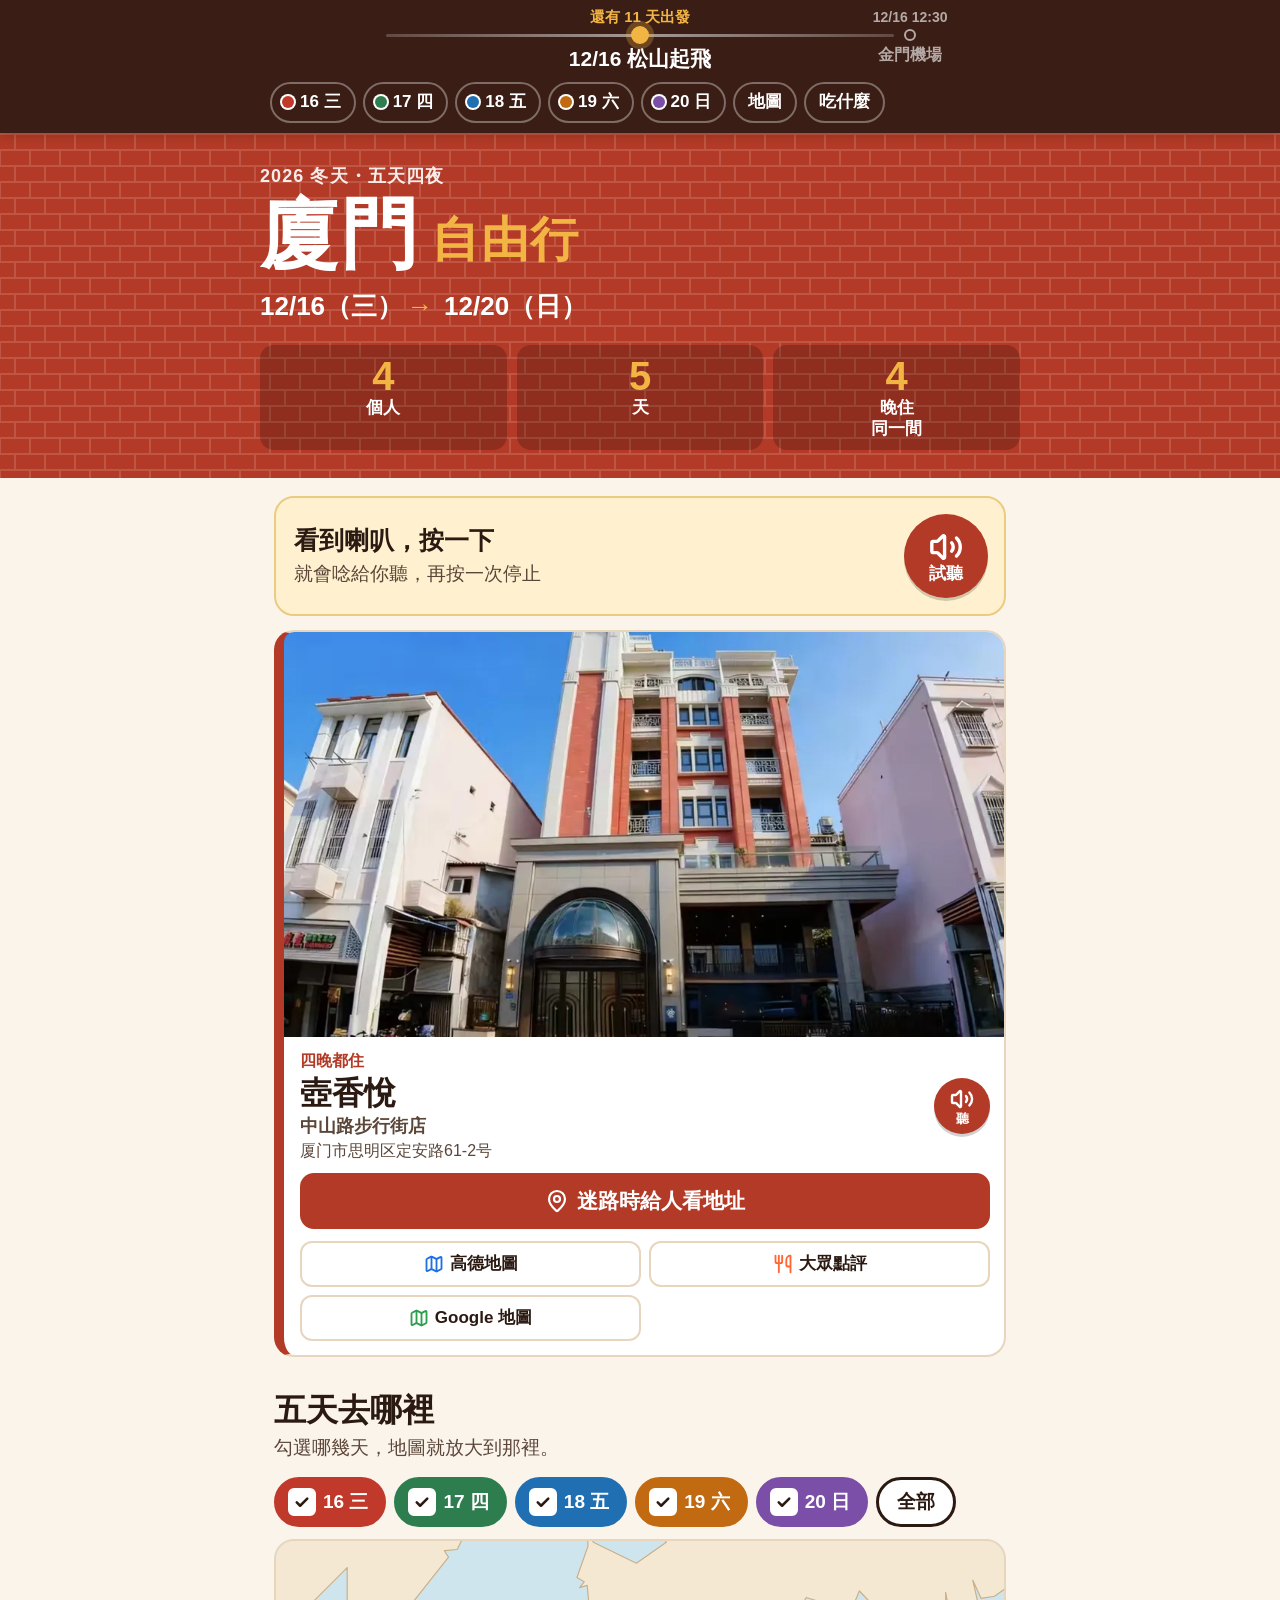
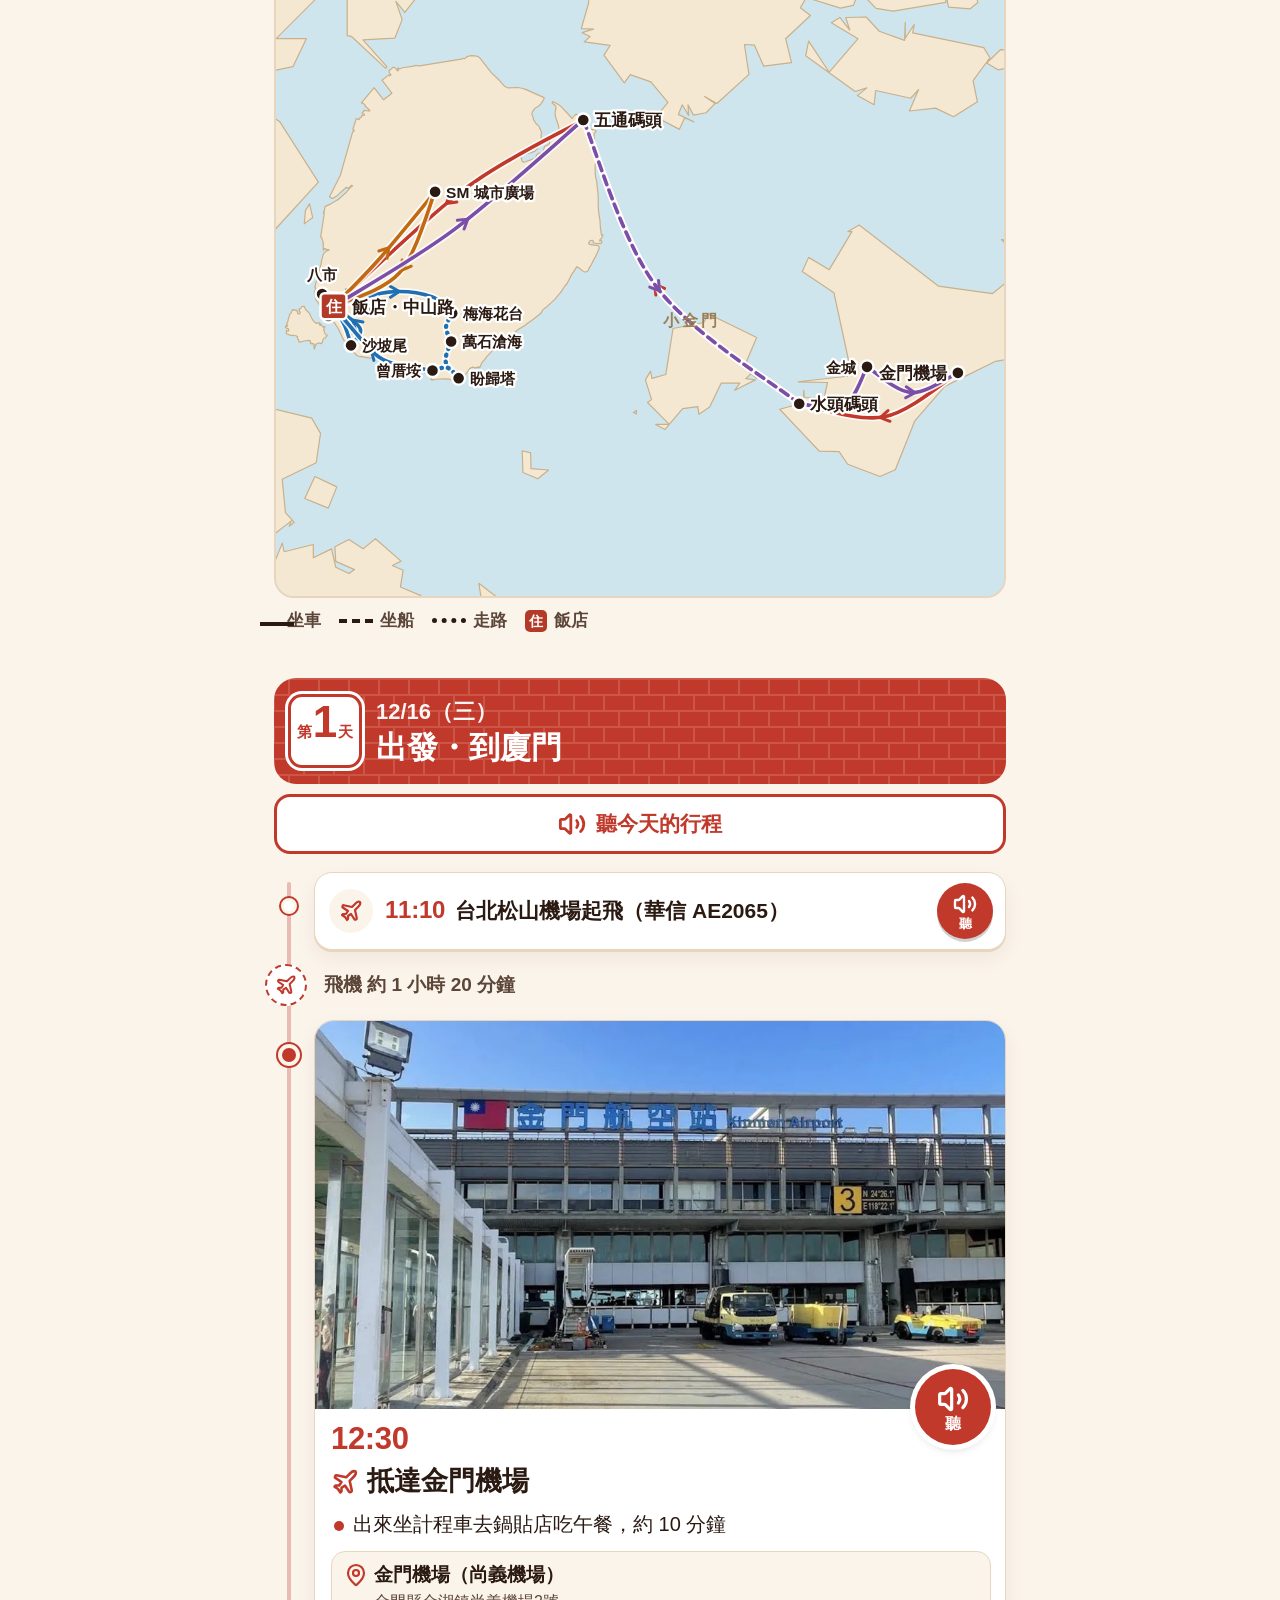
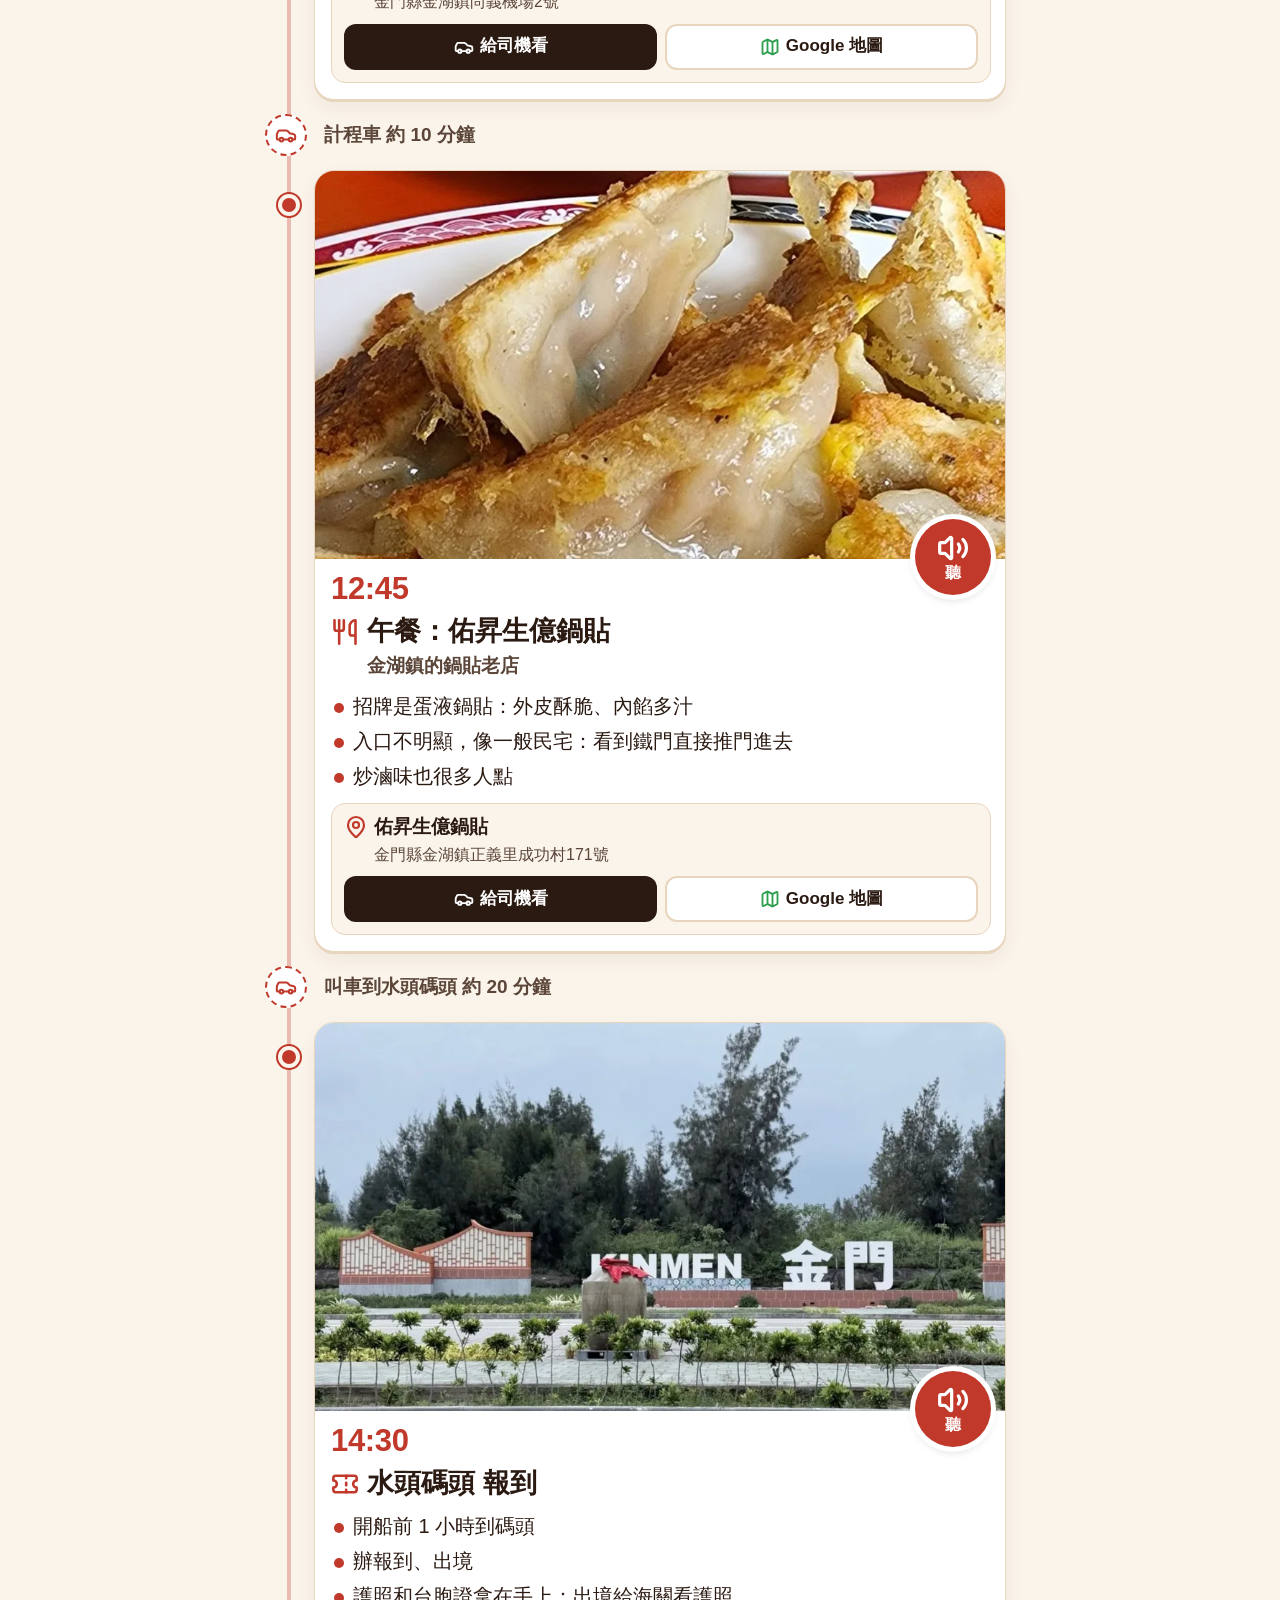
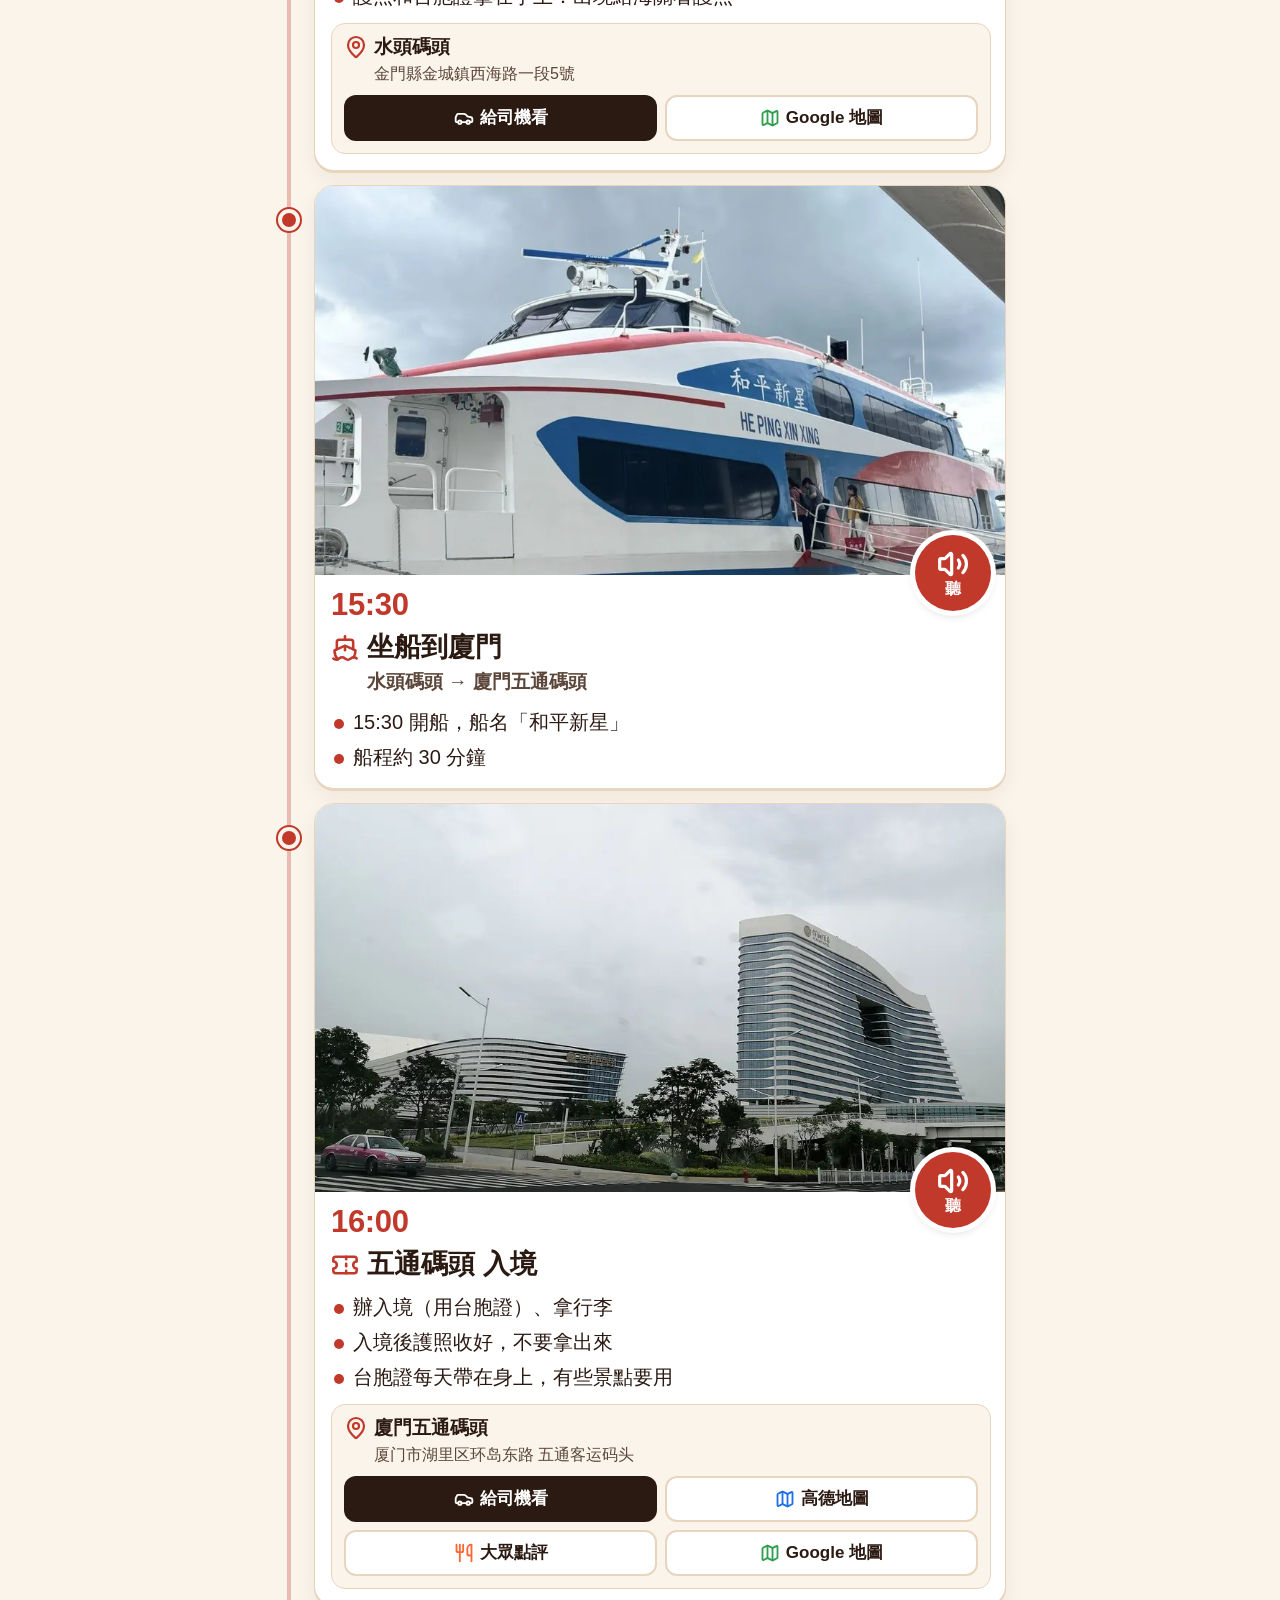
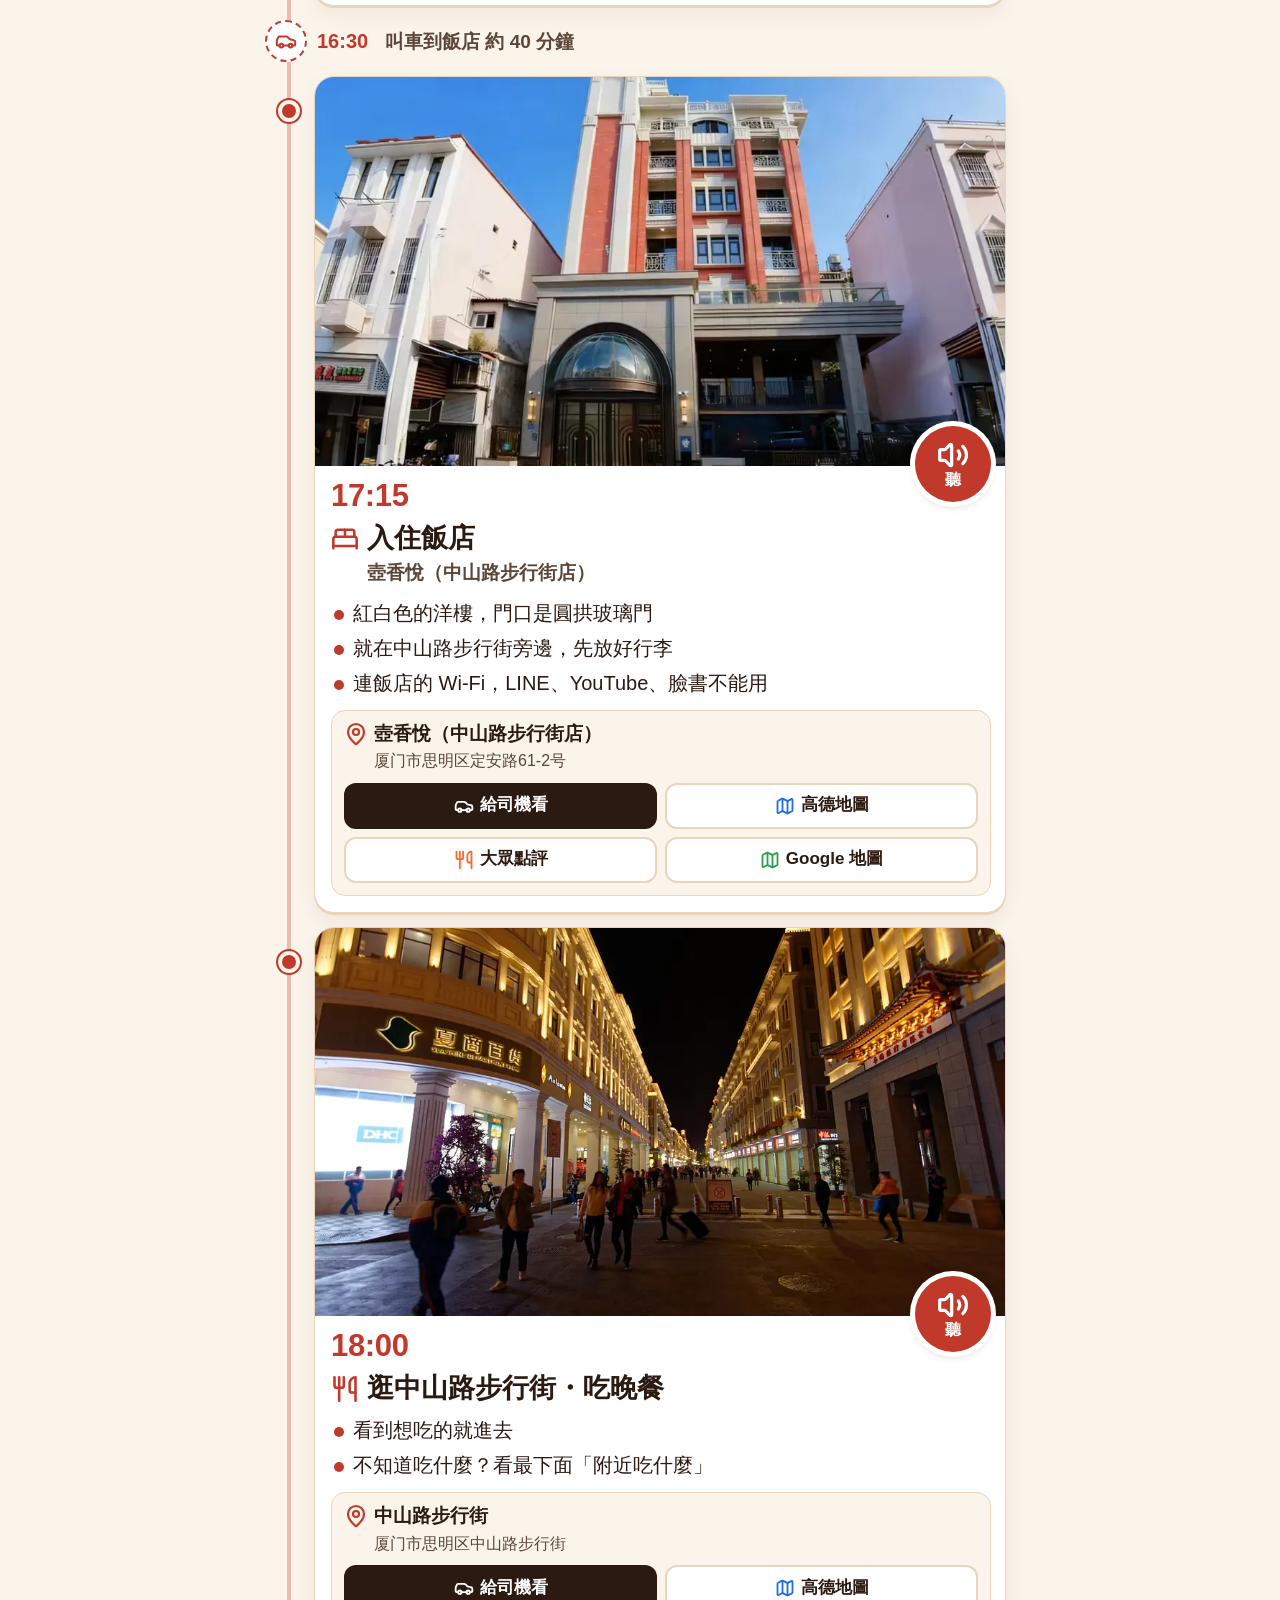
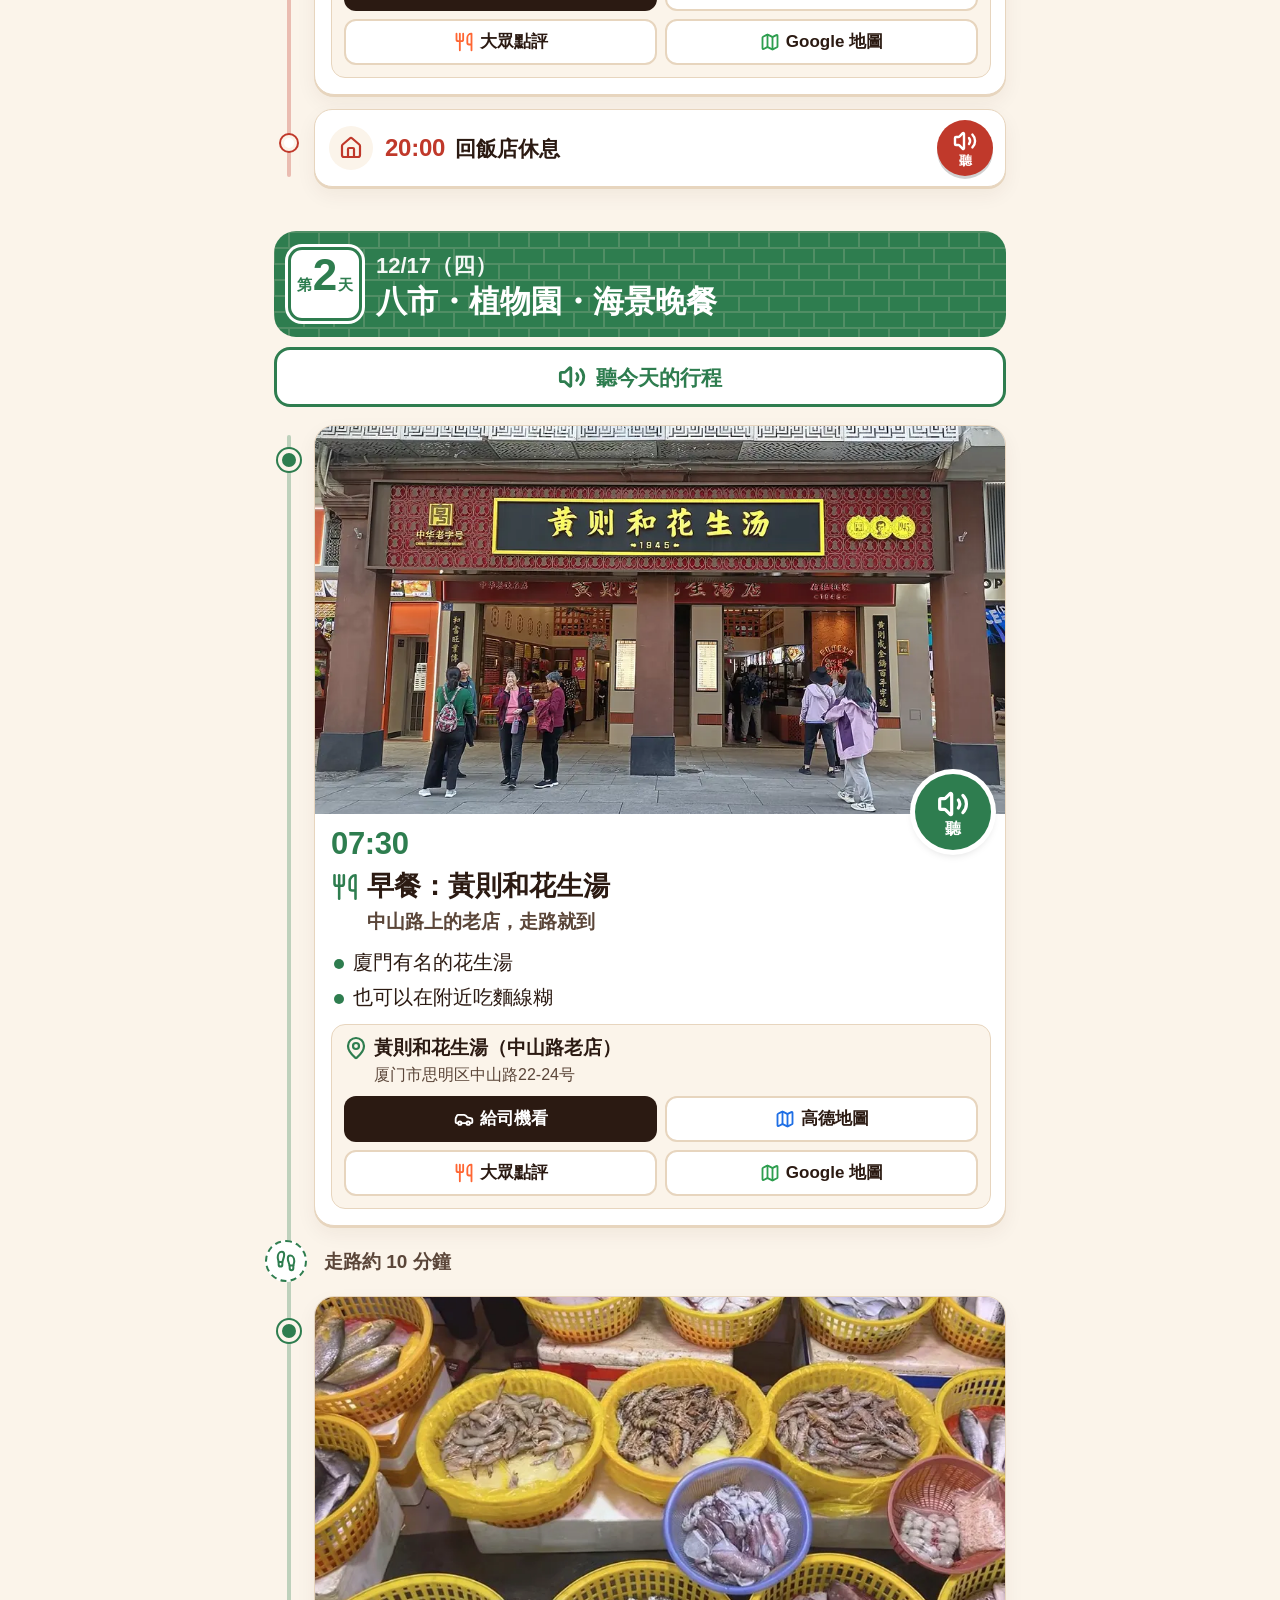
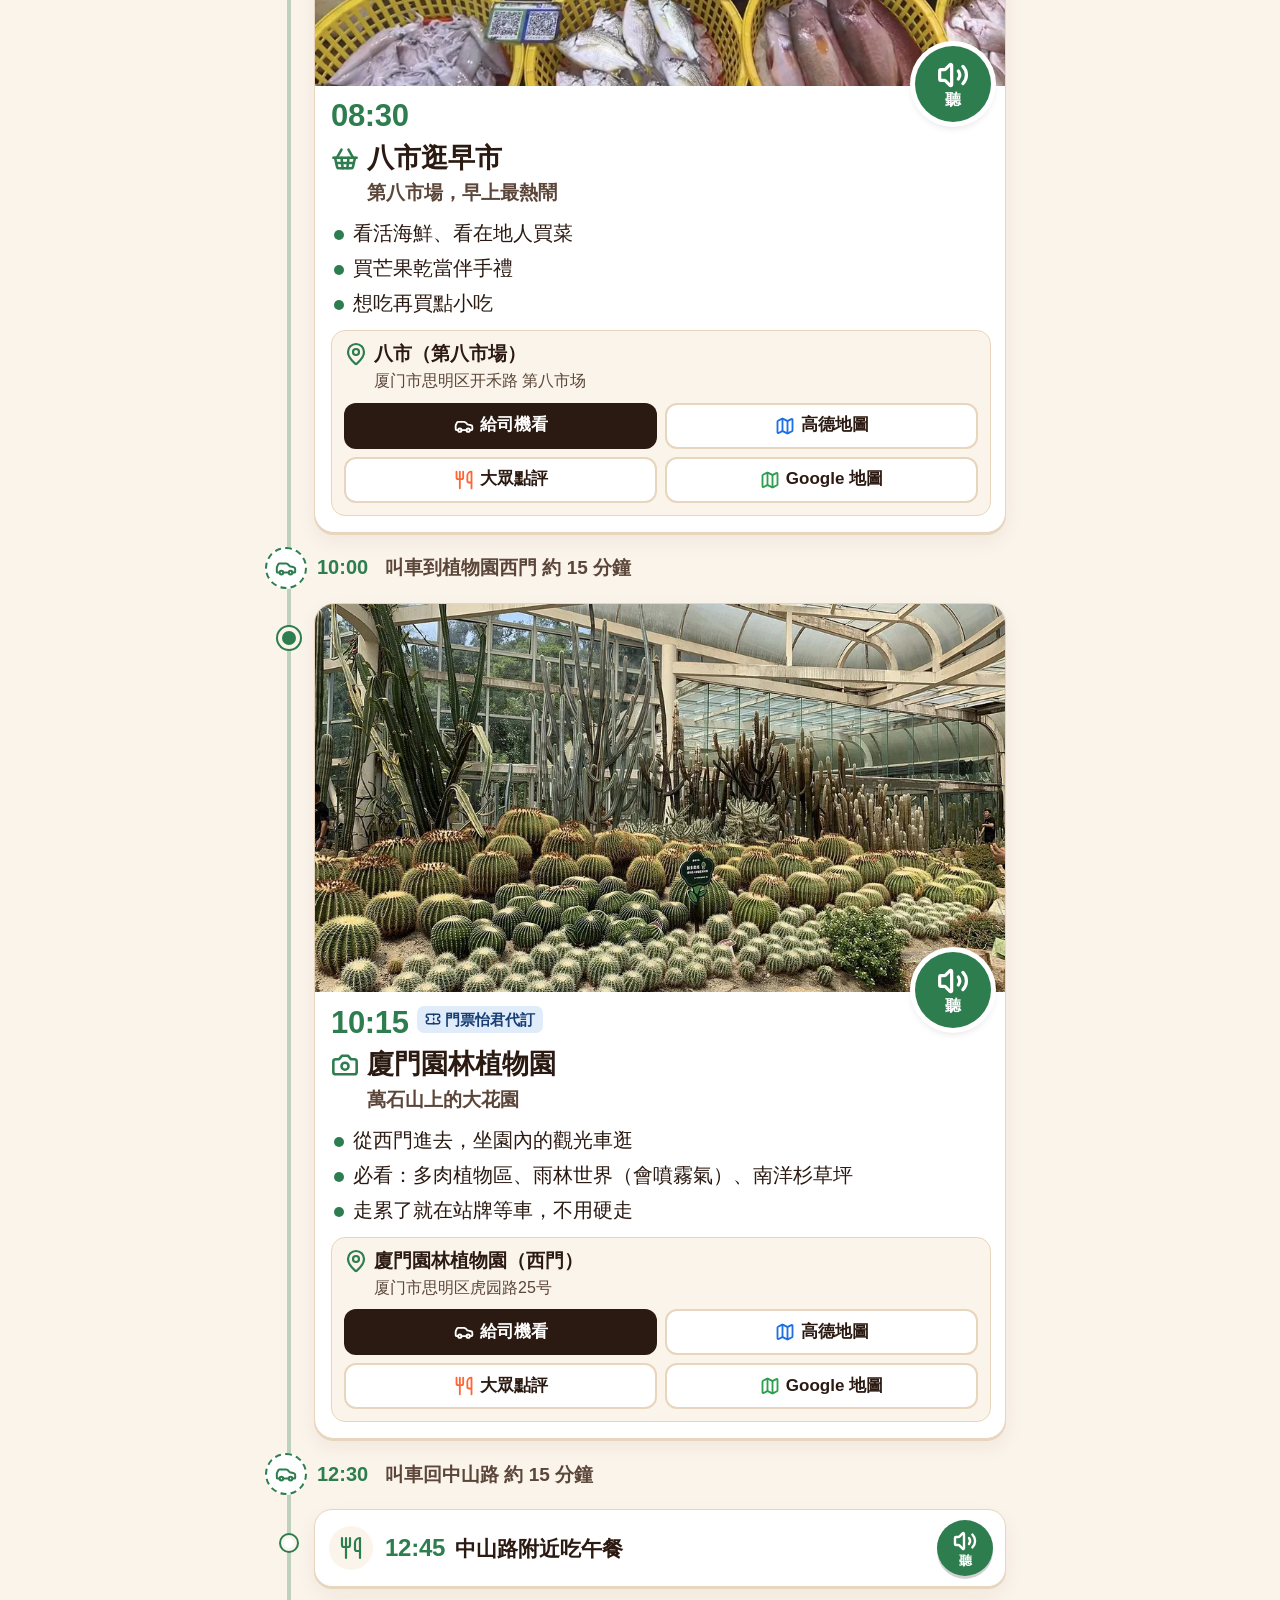
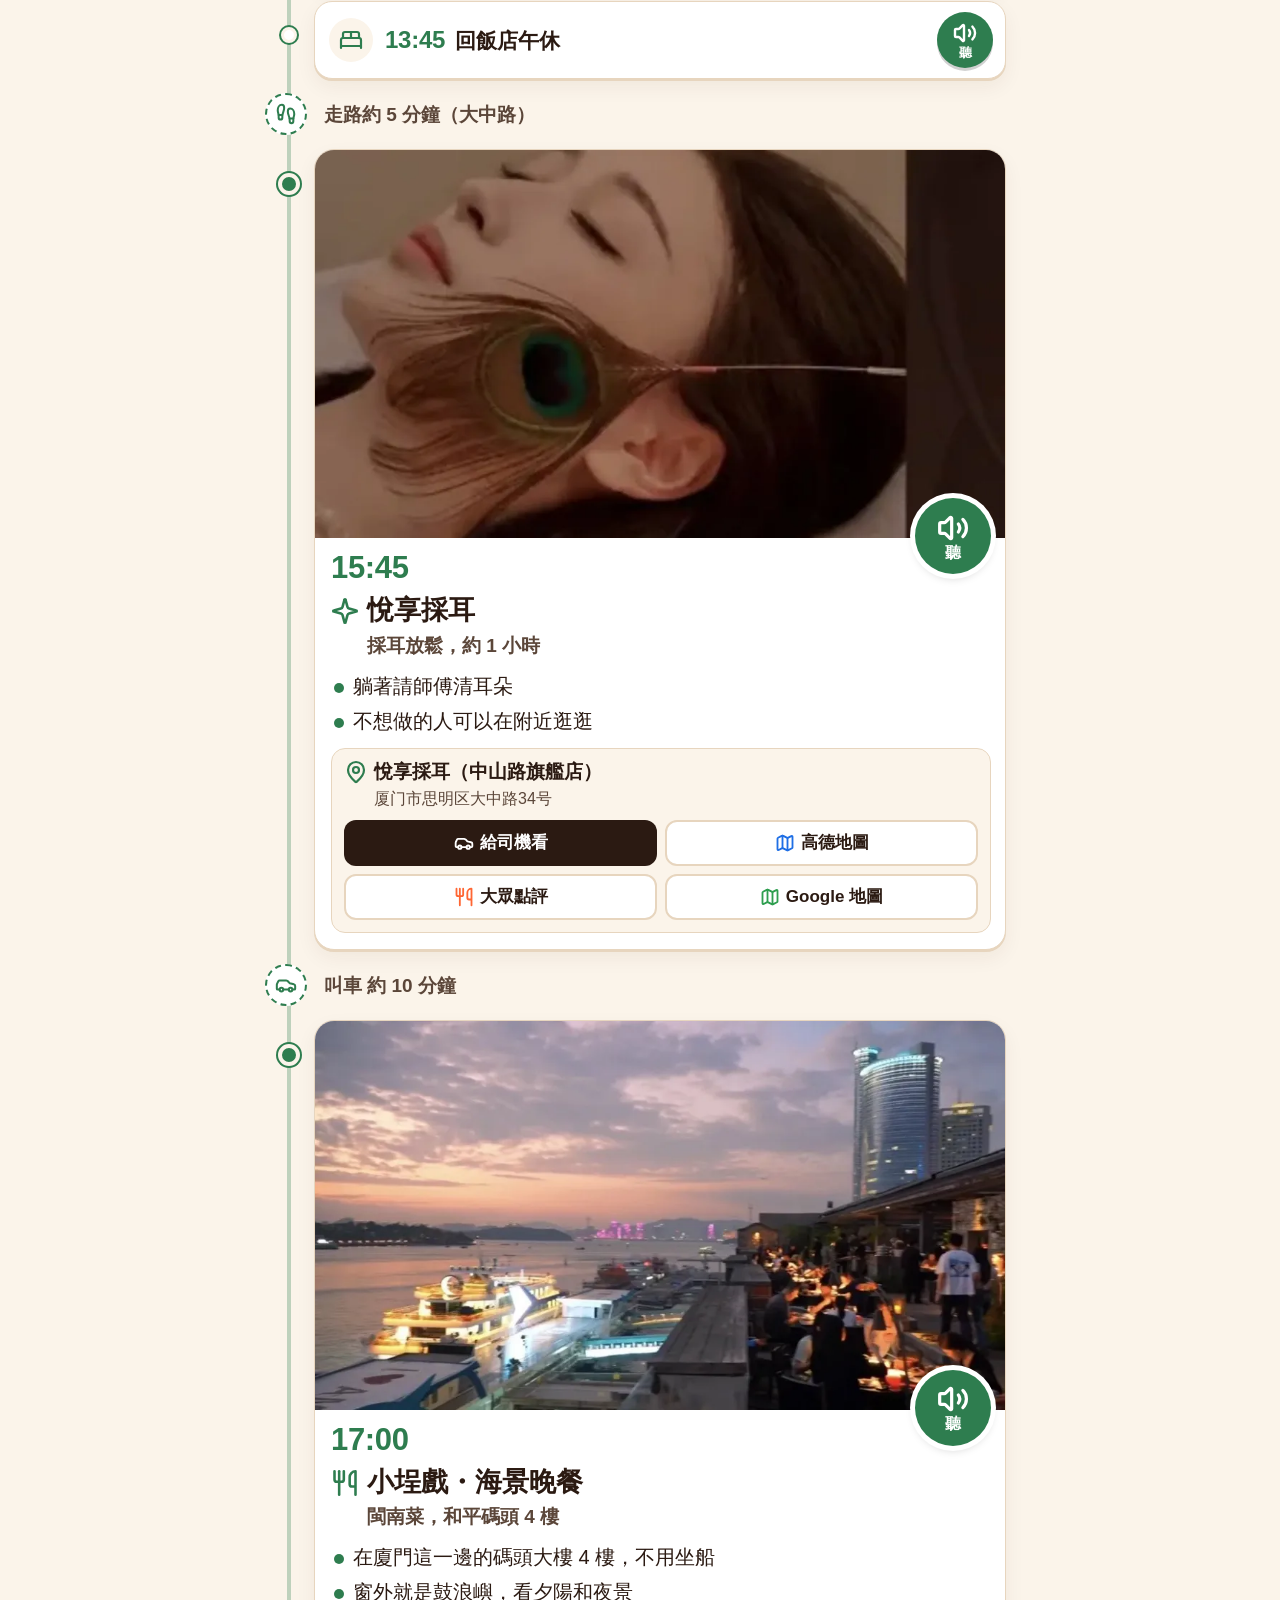
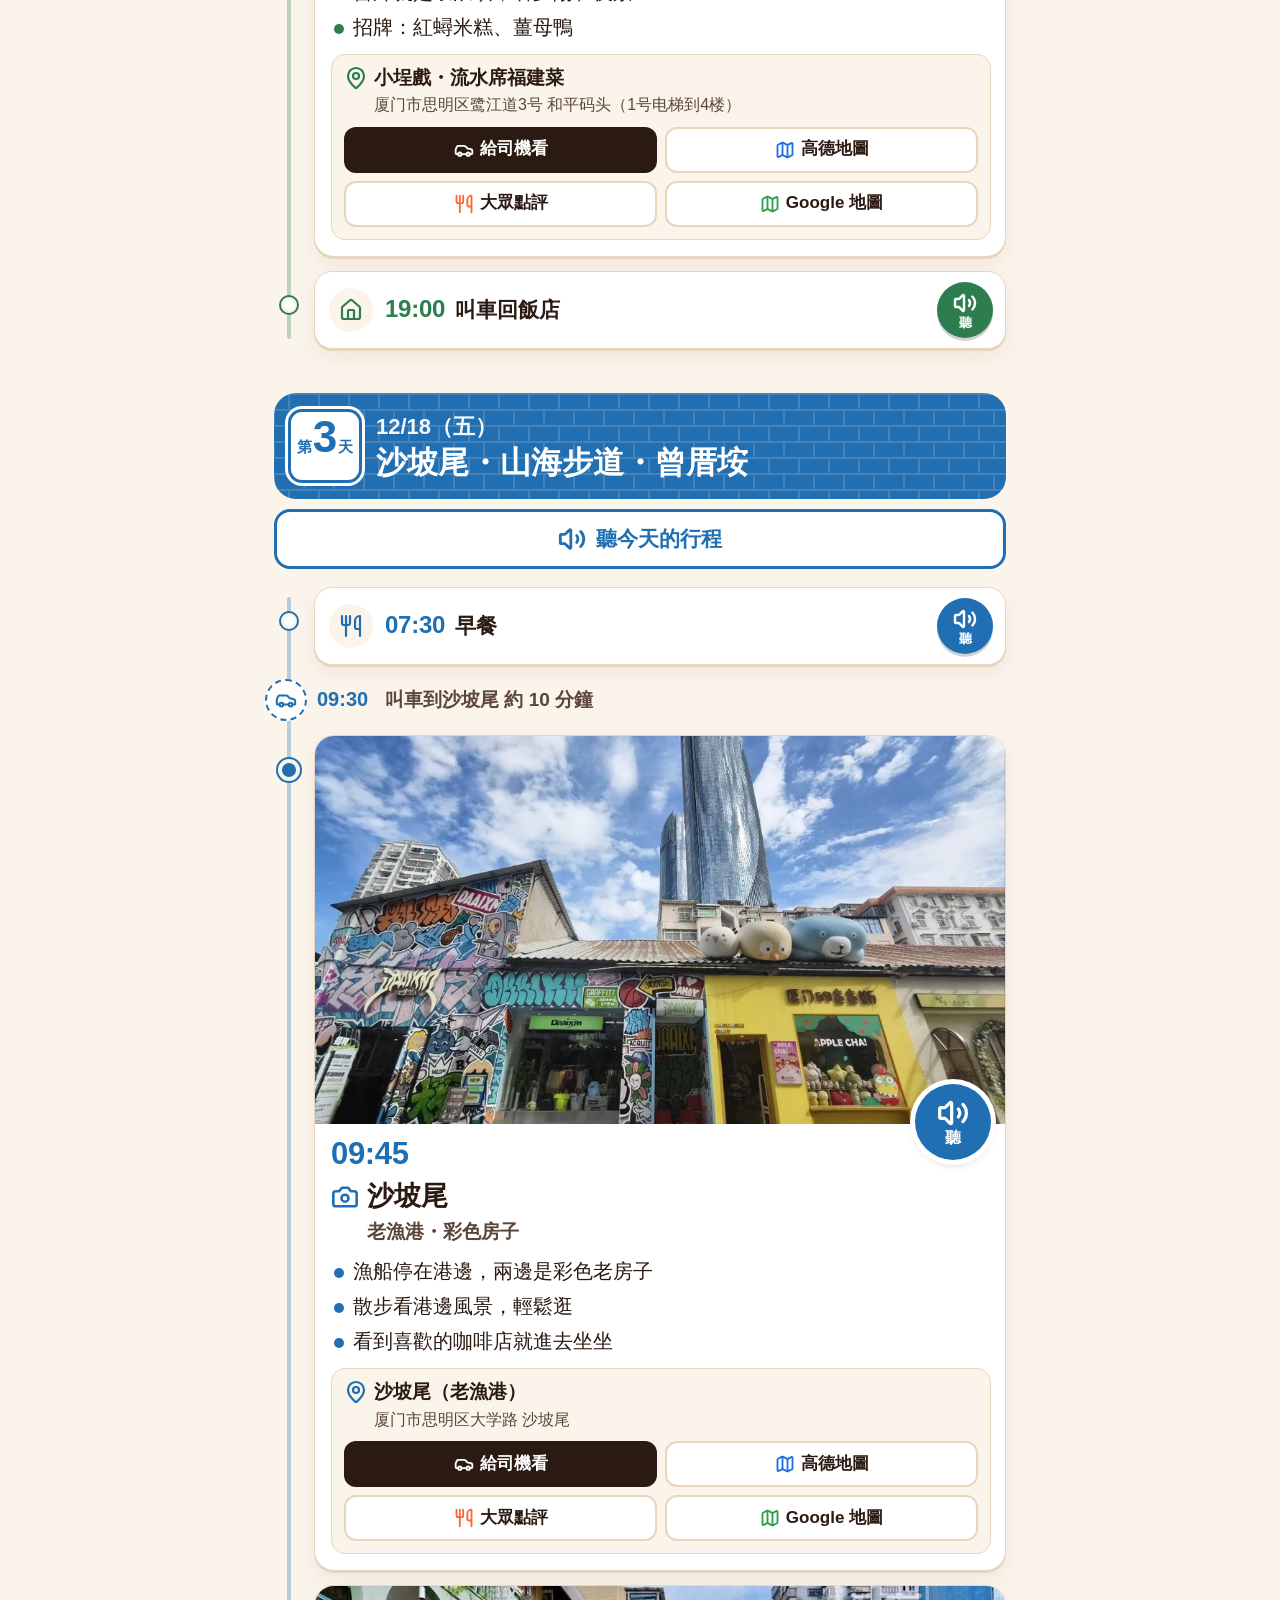
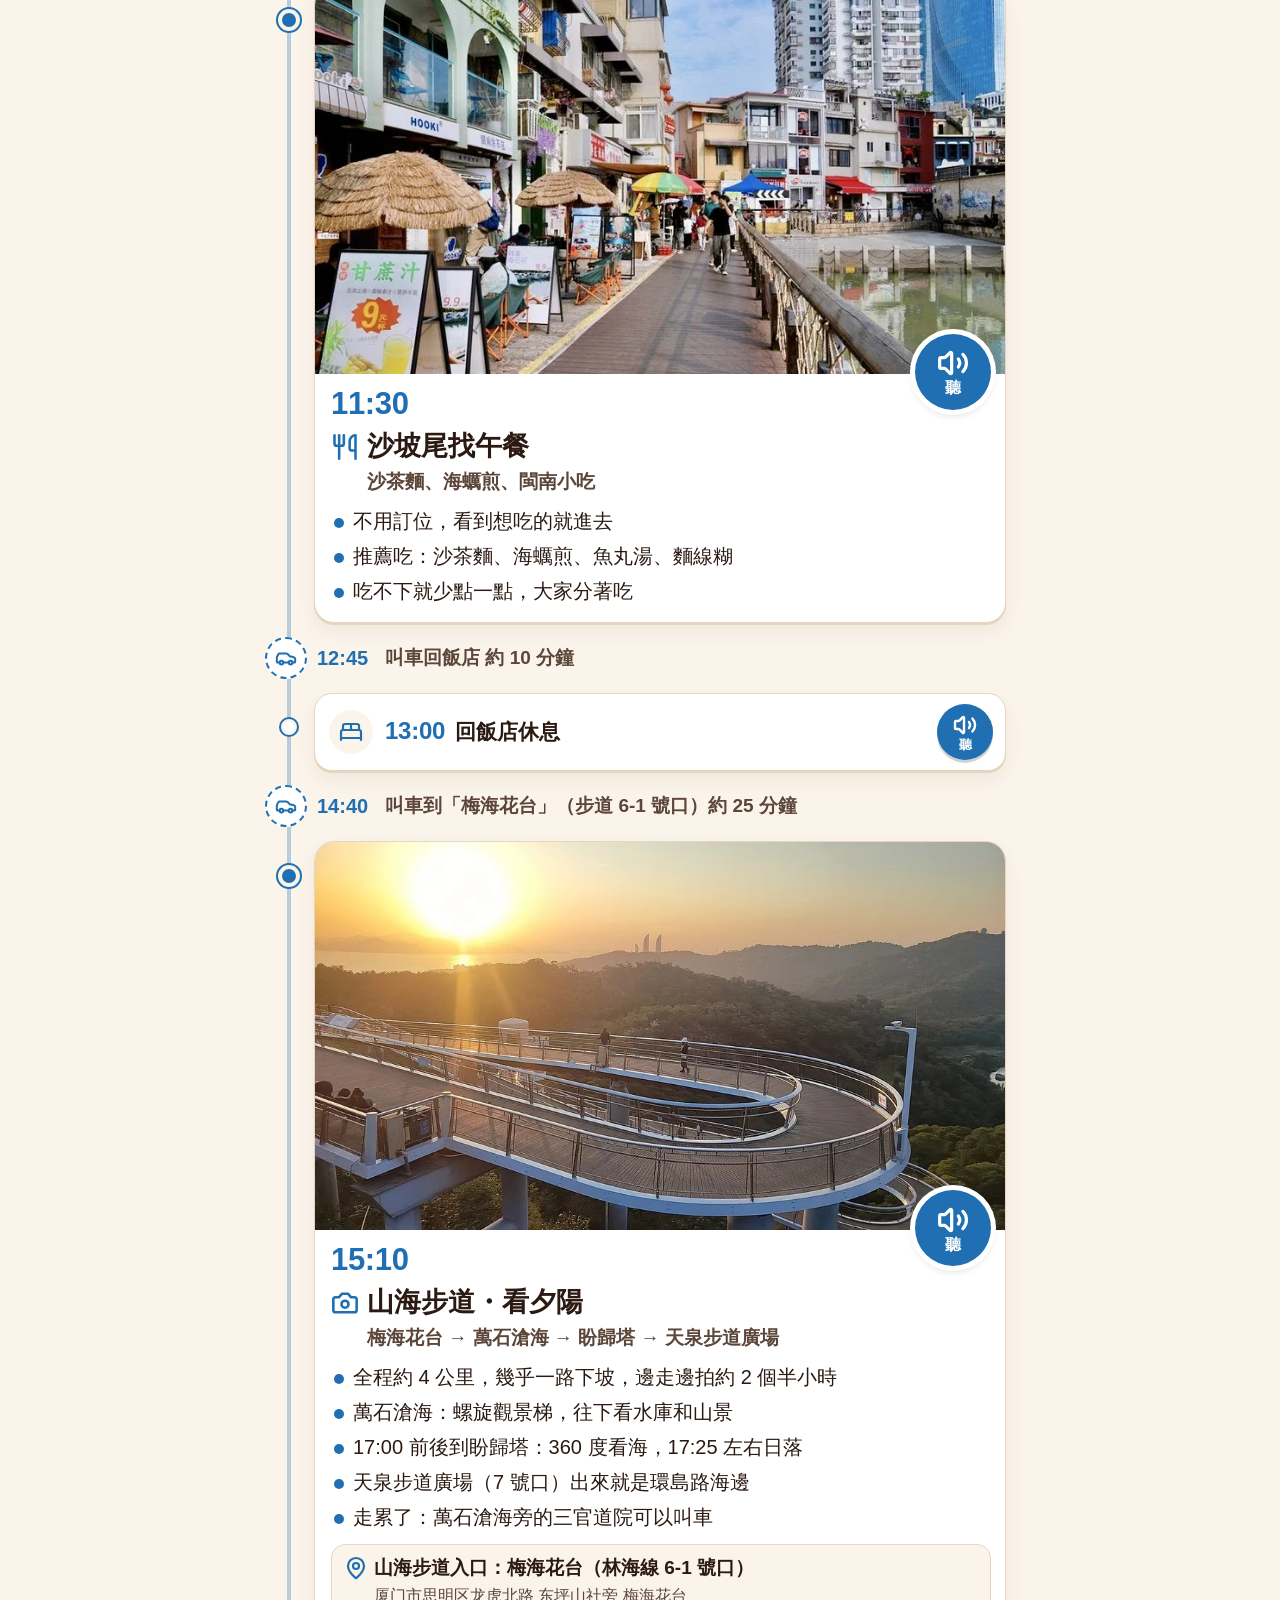
<file: index.html>
<!DOCTYPE html>
<html lang="zh-Hant-TW">
<head>
<meta charset="UTF-8">
<meta name="viewport" content="width=device-width, initial-scale=1, viewport-fit=cover">
<meta name="color-scheme" content="light">
<meta name="theme-color" content="#3A1D14">
<title>廈門 12/16–12/20 行程</title>
<meta name="description" content="廈門五天四夜自由行：金門、八市、植物園、山海步道、曾厝垵。">
<link rel="icon" href="data:image/svg+xml,%3Csvg xmlns='http://www.w3.org/2000/svg' viewBox='0 0 64 64'%3E%3Crect width='64' height='64' rx='14' fill='%23B23A26'/%3E%3Ctext x='32' y='45' font-size='36' font-weight='900' text-anchor='middle' fill='%23fff' font-family='sans-serif'%3E廈%3C/text%3E%3C/svg%3E">
<link rel="apple-touch-icon" href="img/icon-180.png">
<link rel="stylesheet" href="assets/style.css?v=46">
</head>
<body id="top">

<div class="top">
  <div class="nowbar" role="status" aria-live="polite" aria-label="目前行程">
    <div class="nb-track">
      <button type="button" class="nb-st side" id="nbPrev"><span class="nb-time"></span><span class="nb-dot"></span><span class="nb-name"></span></button>
      <button type="button" class="nb-st cur" id="nbCur"><span class="nb-time">廈門時間</span><span class="nb-dot"></span><span class="nb-name">行程</span></button>
      <button type="button" class="nb-st side" id="nbNext"><span class="nb-time"></span><span class="nb-dot"></span><span class="nb-name"></span></button>
    </div>
  </div>
  <nav aria-label="跳到">
    <a href="#d1" data-day="16" style="--c:#C0392B">16 三</a>
    <a href="#d2" data-day="17" style="--c:#2E7D4F">17 四</a>
    <a href="#d3" data-day="18" style="--c:#1F6FB2">18 五</a>
    <a href="#d4" data-day="19" style="--c:#C26A12">19 六</a>
    <a href="#d5" data-day="20" style="--c:#7B4FA8">20 日</a>
    <a href="#map" class="plain">地圖</a>
    <a href="#eat" class="plain">吃什麼</a>
  </nav>
</div>

<header class="hero">
  <div class="hero-in">
    <p class="kicker">2026 冬天・五天四夜</p>
    <h1>廈門<span>自由行</span></h1>
    <p class="dates">12/16（三）<i>→</i> 12/20（日）</p>
    <ul class="facts">
      <li><b>4</b>個人</li>
      <li><b>5</b>天</li>
      <li><b>4</b>晚住<br>同一間</li>
    </ul>
  </div>
</header>

<main class="wrap">

  <section class="howto" aria-label="怎麼用">
    <div class="howto-t">
      <b>看到喇叭，按一下</b>
      <span>就會唸給你聽，再按一次停止</span>
    </div>
    <button type="button" class="spk big" id="howtoSpk" data-on="試聽" data-off="停止" aria-pressed="false"><svg class="ic" viewBox="0 0 24 24" aria-hidden="true"><path d="M11 4.7a.7.7 0 0 0-1.2-.5L6.4 7.6a1.4 1.4 0 0 1-1 .4H3a1 1 0 0 0-1 1v6a1 1 0 0 0 1 1h2.4a1.4 1.4 0 0 1 1 .4l3.4 3.4a.7.7 0 0 0 1.2-.5z"/><path d="M16 9a5 5 0 0 1 0 6"/><path d="M19.4 18.4a9 9 0 0 0 0-12.8"/></svg><span class="spk-l">試聽</span></button>
  </section>
  <p class="novoice" id="novoice" hidden>聲音放不出來：請確認音量有打開；還是不行的話，請改用 Safari 或 Chrome 打開這個網頁。</p>

  <section class="hotel" aria-label="飯店">
    <img class="hotel-ph" src="img/hotel.webp" alt="壺香悅飯店外觀：紅白色洋樓，門口是圓拱玻璃門" width="960" height="540">
    <div class="hotel-l">
      <span class="hotel-k">四晚都住</span>
      <b>壺香悅</b>
      <span>中山路步行街店</span>
      <span class="hotel-a" lang="zh-Hans">厦门市思明区定安路61-2号</span>
    </div>
    <button type="button" class="spk sm" id="hotelSpk" aria-pressed="false"><svg class="ic" viewBox="0 0 24 24" aria-hidden="true"><path d="M11 4.7a.7.7 0 0 0-1.2-.5L6.4 7.6a1.4 1.4 0 0 1-1 .4H3a1 1 0 0 0-1 1v6a1 1 0 0 0 1 1h2.4a1.4 1.4 0 0 1 1 .4l3.4 3.4a.7.7 0 0 0 1.2-.5z"/><path d="M16 9a5 5 0 0 1 0 6"/><path d="M19.4 18.4a9 9 0 0 0 0-12.8"/></svg><span class="spk-l">聽</span></button>
    <button type="button" class="hotel-btn solid" data-place="hotel">
      <svg class="ic" viewBox="0 0 24 24" aria-hidden="true"><path d="M20 10c0 5-5.5 10.2-7.4 11.8a1 1 0 0 1-1.2 0C9.5 20.2 4 15 4 10a8 8 0 0 1 16 0"/><circle cx="12" cy="10" r="3"/></svg>
      迷路時<br>給人看地址
    </button>
    <div class="pl-b hotel-links" id="hotelLinks"></div>
  </section>

  <section class="mapsec" id="map">
    <h2 class="sec-h">五天去哪裡</h2>
    <p class="sec-p">勾選哪幾天，地圖就放大到那裡。</p>
    <div class="mapday" role="group" aria-label="選天數">
      <label style="--c:#C0392B"><input type="checkbox" value="d1"><span>16 三</span></label>
      <label style="--c:#2E7D4F"><input type="checkbox" value="d2"><span>17 四</span></label>
      <label style="--c:#1F6FB2"><input type="checkbox" value="d3"><span>18 五</span></label>
      <label style="--c:#C26A12"><input type="checkbox" value="d4"><span>19 六</span></label>
      <label style="--c:#7B4FA8"><input type="checkbox" value="d5"><span>20 日</span></label>
      <button type="button" id="mapAll">全部</button>
    </div>
    <div class="mapbox" id="mapbox"></div>
    <ul class="legend" aria-label="線條說明">
      <li><i class="lg car"></i>坐車</li>
      <li><i class="lg ship"></i>坐船</li>
      <li><i class="lg walk"></i>走路</li>
      <li><i class="lg home">住</i>飯店</li>
    </ul>
  </section>

  <div id="days"></div>

  <section class="eat" id="eat">
    <h2 class="sec-h">廈門必吃</h2>
    <p class="sec-p">往左右滑，或按「上一道、下一道」換。</p>
    <div class="car-nav">
      <button type="button" class="car-btn" id="foodPrev" aria-label="上一道"><span aria-hidden="true">‹</span>上一道</button>
      <span class="car-count" id="foodCount" aria-live="polite">1 / 10</span>
      <button type="button" class="car-btn" id="foodNext" aria-label="下一道">下一道<span aria-hidden="true">›</span></button>
    </div>
    <div class="car" role="region" aria-roledescription="輪播" aria-label="廈門必吃">
      <div class="car-track" id="foodTrack" tabindex="0"></div>
    </div>
  </section>

  <footer class="foot">
    <p>時間都是當地時間（跟台灣一樣）。</p>
    <p>「高德地圖」「大眾點評」按鈕：手機有裝這兩個 App，按了會直接打開 App。</p>
    <details>
      <summary>照片與地圖來源</summary>
      <p>地圖海岸線：© OpenStreetMap 貢獻者（ODbL）。金門機場、金門鍋貼、水頭碼頭、小三通的船、飯店、八市、採耳、小埕戲、泰印象 SPA、沙坡尾、金城模範街、海蠣煎、紅蟳米糕、海鮮砂鍋粥的照片為自行提供，其他照片來自 Wikimedia Commons：</p>
      <ul id="credits"></ul>
    </details>
  </footer>
</main>

<div class="hcard" id="hotelCard" hidden role="dialog" aria-modal="true" aria-label="給司機看的地址">
  <div class="hc-in" lang="zh-Hans">
    <p class="hc-k" id="hcK">请送我到这里，谢谢</p>
    <p class="hc-name" id="hcName"></p>
    <p class="hc-addr" id="hcAddr"></p>
    <button type="button" class="hc-close" data-close-hotel>關閉</button>
  </div>
</div>

<script src="assets/data.js?v=46"></script>
<script src="assets/audio-version.js?v=46"></script>
<script src="assets/credits.js?v=46"></script>
<script src="assets/land.js?v=46"></script>
<script src="assets/map.js?v=46"></script>
<script src="assets/app.js?v=46"></script>
</body>
</html>
</file>
<file: assets/style.css>
/* 廈門行程｜給長輩看：字大、對比高、圖多字少 */
:root{
  --ink:#2B1A12;
  --ink2:#5B4639;
  --bg:#FBF4EA;
  --card:#fff;
  --line:#E7D5BE;
  --brick:#B23A26;
  --brick-d:#7A2516;
  --night:#3A1D14;
  --gold:#F2B544;
  --c:#B23A26;
  --brickbg:url("data:image/svg+xml,%3Csvg xmlns='http://www.w3.org/2000/svg' width='60' height='32'%3E%3Cpath d='M0 1H60M0 17H60M15 1V17M45 1V17M0 17V33M30 17V33M60 17V33' fill='none' stroke='rgba(255,228,205,0.17)' stroke-width='2'/%3E%3C/svg%3E");
}
*{box-sizing:border-box;margin:0;padding:0}
html{scroll-behavior:smooth;-webkit-text-size-adjust:100%;text-size-adjust:100%}
body{
  font-family:-apple-system,BlinkMacSystemFont,"PingFang TC","Noto Sans TC","Noto Sans CJK TC","Microsoft JhengHei","Heiti TC",sans-serif;
  font-size:20px;line-height:1.55;color:var(--ink);background:var(--bg);
  -webkit-font-smoothing:antialiased;font-variant-numeric:tabular-nums;
}
body.lock{overflow:hidden}
button{font:inherit;color:inherit}
[id]{scroll-margin-top:150px}
.ic{width:24px;height:24px;fill:none;stroke:currentColor;stroke-width:2.2;stroke-linecap:round;stroke-linejoin:round;flex:0 0 auto}
:focus-visible{outline:4px solid var(--gold);outline-offset:3px}

/* ---------- 置頂：現在列＋天數 ---------- */
.top{position:sticky;top:0;z-index:30;background:var(--night);box-shadow:0 2px 10px rgba(0,0,0,.18)}
.nowbar{max-width:760px;margin:0 auto;color:#fff;padding:8px 6px 6px}
.nb-track{position:relative;display:grid;grid-template-columns:1fr 1.6fr 1fr;align-items:start}
.nb-track::before{content:"";position:absolute;left:16%;right:16%;top:26px;height:3px;border-radius:2px;
  background:linear-gradient(90deg,rgba(255,255,255,.2),rgba(255,255,255,.55) 50%,rgba(255,255,255,.2))}
.nb-st{position:relative;display:flex;flex-direction:column;align-items:center;min-width:0;
  background:none;border:0;color:inherit;cursor:pointer;padding:0 4px;text-align:center}
.nb-st.side{opacity:.62}
.nb-time{font-size:14px;font-weight:700;line-height:18px;white-space:nowrap}
.nb-dot{width:12px;height:12px;border-radius:50%;background:var(--night);border:2.5px solid #fff;margin:3px 0 4px}
.nb-name{font-size:16px;font-weight:700;line-height:1.3;max-width:100%;overflow:hidden;text-overflow:ellipsis;white-space:nowrap}
.nb-st.cur .nb-time{color:var(--gold);font-size:15px}
.nb-st.cur .nb-dot{width:18px;height:18px;margin:0 0 2px;background:var(--gold);border-color:var(--gold);
  box-shadow:0 0 0 5px rgba(242,181,68,.28);animation:pulse 2s ease-in-out infinite}
.nb-st.cur .nb-name{font-size:21px;font-weight:900;white-space:normal;line-height:1.25;
  display:-webkit-box;-webkit-line-clamp:2;-webkit-box-orient:vertical}
.nb-st.empty{visibility:hidden}
.nb-st:disabled{cursor:default}
@keyframes pulse{50%{box-shadow:0 0 0 9px rgba(242,181,68,0)}}

nav{max-width:760px;margin:0 auto;display:flex;gap:7px;overflow-x:auto;padding:4px 10px 10px;-webkit-overflow-scrolling:touch;scrollbar-width:none}
nav::-webkit-scrollbar{display:none}
nav a{flex:0 0 auto;display:flex;align-items:center;gap:6px;text-decoration:none;color:#fff;font-size:17px;font-weight:800;
  border:2px solid rgba(255,255,255,.35);border-radius:999px;padding:5px 13px 5px 10px;white-space:nowrap}
nav a::before{content:"";width:12px;height:12px;border-radius:50%;background:var(--c);box-shadow:0 0 0 2px #fff}
nav a.plain{padding-left:13px}
nav a.plain::before{display:none}
nav a.today{background:#fff;color:var(--ink);border-color:#fff}

/* ---------- 開頭 ---------- */
.hero{background:var(--brick) var(--brickbg);color:#fff;padding:30px 18px 28px}
.hero-in{max-width:760px;margin:0 auto}
.kicker{font-size:18px;font-weight:700;opacity:.9;letter-spacing:.06em}
.hero h1{font-size:clamp(52px,15vw,78px);font-weight:900;line-height:1.05;letter-spacing:.02em;margin-top:4px}
.hero h1 span{display:inline-block;color:var(--gold);font-size:.62em;margin-left:.25em;vertical-align:.12em}
.dates{font-size:26px;font-weight:900;margin-top:10px}
.dates i{font-style:normal;color:var(--gold);margin:0 .15em}
.facts{list-style:none;display:flex;gap:10px;margin-top:18px}
.facts li{flex:1;background:rgba(0,0,0,.2);border-radius:14px;padding:10px 10px 11px;font-size:17px;font-weight:700;line-height:1.25;text-align:center}
.facts b{display:block;font-size:40px;font-weight:900;line-height:1.05;color:var(--gold)}

.wrap{max-width:760px;margin:0 auto;padding:18px 14px 60px}

/* ---------- 喇叭按鈕 ---------- */
.spk{flex:0 0 auto;display:flex;flex-direction:column;align-items:center;justify-content:center;gap:1px;
  width:68px;height:68px;border-radius:50%;border:0;background:var(--c);color:#fff;cursor:pointer;
  box-shadow:0 3px 0 rgba(0,0,0,.18);-webkit-tap-highlight-color:transparent;position:relative}
.spk .ic{width:28px;height:28px;stroke-width:2.4}
.spk-l{font-size:15px;font-weight:900;line-height:1}
.spk:active{transform:translateY(2px);box-shadow:0 1px 0 rgba(0,0,0,.18)}
.spk.on{background:var(--ink)}
.spk.on .ic{fill:#fff}
.spk.on::after{content:"";position:absolute;inset:-6px;border-radius:inherit;border:4px solid var(--gold);animation:ring 1.3s ease-out infinite}
@keyframes ring{0%{opacity:1;transform:scale(.92)}100%{opacity:0;transform:scale(1.18)}}
.spk.sm{width:56px;height:56px}
.spk.sm .ic{width:24px;height:24px}
.spk.sm .spk-l{font-size:13px}
.spk.big{width:84px;height:84px;background:var(--brick)}
.spk.big .ic{width:34px;height:34px}
.spk.big .spk-l{font-size:17px}
.spk.wide{flex-direction:row;gap:10px;width:100%;height:60px;border-radius:16px;background:#fff;color:var(--c);
  border:3px solid var(--c);box-shadow:none;font-size:21px}
.spk.wide .spk-l{font-size:21px}
.spk.wide.on{background:var(--c);color:#fff}
.spk.wide.on .ic{fill:#fff}
.spk.wide.on::after{border-radius:20px}

.howto{display:flex;align-items:center;gap:14px;background:#FFF1CF;border:2px solid #EBCB80;border-radius:20px;padding:16px 16px 16px 18px}
.howto-t{flex:1;min-width:0}
.howto-t b{display:block;font-size:25px;font-weight:900;line-height:1.3}
.howto-t span{display:block;font-size:19px;color:var(--ink2);margin-top:2px}
.novoice{margin-top:10px;background:var(--ink);color:#fff;border-radius:14px;padding:12px 16px;font-size:19px;font-weight:700}

.hotel{margin-top:14px;display:flex;flex-wrap:wrap;align-items:center;gap:12px;background:#fff;border:2px solid var(--line);border-left:10px solid var(--brick);border-radius:20px;padding:14px 14px 14px 16px}
.hotel-ph{order:-1;display:block;width:calc(100% + 30px);max-width:none;height:auto;aspect-ratio:16/9;object-fit:cover;margin:-14px -14px 2px -16px;border-radius:10px 18px 0 0;background:#EADCC8}
.hotel-l{flex:1;min-width:0;line-height:1.25}
.hotel-l b{display:block;font-size:32px;font-weight:900;margin:2px 0}
.hotel-l span{display:block;font-size:18px;color:var(--ink2);font-weight:700}
.hotel-l .hotel-k{font-size:16px;color:var(--brick);font-weight:900}
.hotel-btn{display:inline-flex;align-items:center;gap:8px;margin-top:12px;font-size:19px;font-weight:900;color:var(--brick);
  background:#fff;border:3px solid var(--brick);border-radius:14px;padding:9px 14px;cursor:pointer;line-height:1.25;text-align:left}
.hotel-btn.solid{margin-top:0;background:var(--brick);color:#fff;flex:0 0 auto}
.hotel .spk{--c:var(--brick)}
.hotel .hotel-btn.solid{order:3;width:100%;justify-content:center;font-size:21px;padding:12px 14px}
.hotel .hotel-btn.solid br{display:none}

/* ---------- 地圖 ---------- */
.sec-h{font-size:32px;font-weight:900;line-height:1.2}
.sec-p{font-size:19px;color:var(--ink2);margin-top:4px}
.mapsec{margin-top:34px}
.mapday{display:flex;flex-wrap:wrap;gap:8px;margin-top:14px}
.mapday label{position:relative;cursor:pointer}
.mapday input{position:absolute;opacity:0;width:1px;height:1px}
.mapday span{display:flex;align-items:center;gap:7px;min-height:50px;padding:0 15px 0 11px;border-radius:999px;
  border:3px solid var(--c);color:var(--c);background:#fff;font-size:19px;font-weight:900;user-select:none;-webkit-user-select:none}
.mapday span::before{content:"";width:22px;height:22px;border-radius:6px;border:3px solid var(--c);background:#fff;flex:0 0 auto}
.mapday input:checked+span{background:var(--c);color:#fff}
.mapday input:checked+span::before{background:#fff url("data:image/svg+xml,%3Csvg xmlns='http://www.w3.org/2000/svg' viewBox='0 0 24 24'%3E%3Cpath d='M5 12.5l4.5 4.5L19 7.5' fill='none' stroke='%232B1A12' stroke-width='3.4' stroke-linecap='round' stroke-linejoin='round'/%3E%3C/svg%3E") center/18px no-repeat;border-color:#fff}
.mapday input:focus-visible+span{outline:4px solid var(--gold);outline-offset:2px}
#mapAll{min-height:50px;padding:0 18px;border-radius:999px;border:3px solid var(--ink);background:#fff;font-size:19px;font-weight:900;cursor:pointer}
.mapbox{margin-top:12px;width:100%;aspect-ratio:10/9;border-radius:20px;overflow:hidden;border:2px solid var(--line);background:#CFE5EE;touch-action:pan-y}
.mapbox svg{display:block;width:100%;height:100%}
.legend{list-style:none;display:flex;flex-wrap:wrap;gap:6px 18px;margin-top:10px;font-size:17px;font-weight:700;color:var(--ink2)}
.legend li{display:flex;align-items:center;gap:7px}
.lg{display:inline-block;width:34px;height:0;border-top:4px solid var(--ink)}
.lg.ship{border-top-style:dashed}
.lg.walk{border-top:5px dotted var(--ink)}
.lg.home{width:22px;height:22px;border:0;border-radius:5px;background:var(--brick);color:#fff;font-style:normal;font-size:14px;font-weight:900;text-align:center;line-height:22px}

/* ---------- 每天 ---------- */
.day{margin-top:44px}
.day-hd{display:flex;align-items:center;gap:14px;background:var(--c) var(--brickbg);color:#fff;border-radius:22px;padding:16px 16px 16px 14px}
.seal{flex:0 0 auto;width:74px;height:74px;border-radius:14px;background:#fff;color:var(--c);display:flex;align-items:baseline;justify-content:center;
  padding-top:6px;font-size:44px;font-weight:900;line-height:1;box-shadow:inset 0 0 0 3px var(--c),0 0 0 3px #fff}
.seal small{font-size:15px;font-weight:900;margin:0 1px}
.dh-t{min-width:0}
.dh-date{font-size:22px;font-weight:800;opacity:.95}
.day-hd h2{font-size:31px;font-weight:900;line-height:1.2}
.day-say{margin-top:10px}

.tl{list-style:none;position:relative;margin-top:18px}
.tl::before{content:"";position:absolute;left:13px;top:10px;bottom:10px;width:4px;border-radius:2px;background:var(--c);opacity:.3}
.it{position:relative;padding-left:40px;margin-bottom:14px;transition:opacity .2s}
.rail .dot{position:absolute;left:4px;top:24px;width:22px;height:22px;border-radius:50%;background:var(--c);border:4px solid var(--bg);box-shadow:0 0 0 2px var(--c)}
.mini .rail .dot{width:16px;height:16px;left:7px;top:26px;background:#fff;border-width:3px}

.card{background:var(--card);border:1.5px solid var(--line);border-radius:20px;overflow:hidden;box-shadow:0 2px 0 var(--line),0 8px 20px rgba(70,35,10,.06)}
.ph-w{position:relative;aspect-ratio:16/9;background:#EADCC8}
.spk.float{position:absolute;right:14px;bottom:-36px;z-index:2;width:76px;height:76px;box-shadow:0 0 0 5px #fff,0 4px 10px rgba(0,0,0,.18)}
.spk.float .ic{width:32px;height:32px}
.spk.float .spk-l{font-size:16px}
.spk.float:active{transform:translateY(2px)}
.cb.has-float .ct{padding-right:84px}
.cb.has-float .ct h3,.cb.has-float .ct .sub{margin-right:-84px}
.ph{display:block;width:100%;height:100%;object-fit:cover}
.cb{padding:14px 14px 16px 16px}
.ch{display:flex;align-items:flex-start;gap:12px}
.ct{flex:1;min-width:0}
.time{font-size:31px;font-weight:900;line-height:1;color:var(--c);letter-spacing:-.01em}
.tag-book{display:inline-flex;align-items:center;gap:4px;margin-left:8px;vertical-align:5px;background:#E1ECFA;color:#173F73;font-size:15px;font-weight:900;border-radius:7px;padding:2px 8px}
.tag-book .ic{width:16px;height:16px}
.tag-tbd{display:inline-block;margin-left:8px;vertical-align:5px;background:#FFE7A8;color:#6B4200;font-size:15px;font-weight:900;border-radius:7px;padding:2px 8px}
.tag-opt{display:inline-block;background:var(--c);color:#fff;font-size:17px;font-weight:900;border-radius:8px;padding:3px 10px}
.card h3{display:flex;align-items:flex-start;gap:8px;font-size:27px;font-weight:900;line-height:1.25;margin-top:7px}
.h-ic{width:28px;height:28px;margin-top:3px;color:var(--c)}
.sub{font-size:19px;font-weight:700;color:var(--ink2);margin-top:3px;padding-left:36px}
.pts{list-style:none;margin-top:10px;font-size:20px;line-height:1.5}
.pts li{position:relative;padding-left:22px;margin-top:5px}
.pts li::before{content:"";position:absolute;left:3px;top:.6em;width:10px;height:10px;border-radius:50%;background:var(--c)}

.mini-c{display:flex;flex-wrap:wrap;align-items:center;gap:12px;padding:10px 12px 10px 14px;border-radius:18px}
.mini-i{flex:0 0 auto;width:44px;height:44px;border-radius:50%;display:flex;align-items:center;justify-content:center;background:var(--bg);color:var(--c)}
.mini-t{flex:1;min-width:0;display:flex;flex-wrap:wrap;align-items:baseline;gap:2px 10px}
.mini-t .time{font-size:24px}
.mini-n{font-size:21px;font-weight:900;line-height:1.3}

.move{margin:-2px 0 12px}
.mv{display:flex;align-items:center;gap:10px;font-size:19px;font-weight:800;color:var(--ink2);padding:2px 0}
.mv-i{flex:0 0 auto;width:42px;height:42px;margin-left:-49px;border-radius:50%;display:flex;align-items:center;justify-content:center;
  background:#fff;color:var(--c);border:2.5px dashed var(--c)}
.mv-i .ic{width:22px;height:22px}
.mv-t{color:var(--c);font-size:20px;font-weight:900}
.mv>span:last-child{flex:1;min-width:0;padding-left:7px}

.opt .card{border:3px dashed var(--c);background:#FFFDF8;box-shadow:none}
.opt .rail .dot{background:#fff}

/* 地點：店名、地址、給司機看、地圖 */
.place{margin-top:12px;background:var(--bg);border:1.5px solid var(--line);border-radius:14px;padding:10px 12px 12px}
.pl-n{display:flex;gap:6px;align-items:flex-start;font-size:19px;line-height:1.35}
.pl-n b{font-weight:900}
.pl-n .ic{color:var(--c);margin-top:1px}
.pl-a{font-size:16px;color:var(--ink2);margin:3px 0 0 30px;line-height:1.45}
.pl-b{display:grid;grid-template-columns:repeat(2,minmax(0,1fr));gap:8px;margin-top:10px}
.pl-b > *{justify-content:center;text-align:center;min-width:0;padding:6px 8px;font-size:16px}
.pl-drv,.pl-l{display:inline-flex;align-items:center;gap:6px;min-height:46px;padding:0 13px;border-radius:12px;font-size:17px;font-weight:900;text-decoration:none;cursor:pointer;line-height:1.2}
.pl-drv{background:var(--ink);color:#fff;border:0}
.pl-l{background:#fff;color:var(--ink);border:2px solid var(--line)}
.pl-l .ic,.pl-drv .ic{width:20px;height:20px}
.pl-l.amap .ic{color:#1F6FE5}
.pl-l.gmap .ic{color:#2E9E4F}
.pl-l.dp .ic{color:#FF6633}
.hotel-a{margin-top:3px;font-size:16px !important;font-weight:500 !important}
.hotel-links{order:4;width:100%;margin-top:0}

/* 現在進行中 */
.is-now .card{box-shadow:0 0 0 5px var(--gold),0 10px 24px rgba(70,35,10,.12);border-color:var(--gold)}
.is-now .card::before{content:"● 現在在這裡";display:block;width:100%;position:relative;z-index:3;background:var(--gold);color:var(--ink);font-size:18px;font-weight:900;padding:6px 14px}
.is-now .mini-c::before{margin:-10px -12px 2px -14px;width:calc(100% + 26px)}
.is-now .rail .dot{background:var(--gold);box-shadow:0 0 0 2px var(--gold),0 0 0 9px rgba(242,181,68,.3)}
.move.is-now .mv{background:var(--gold);color:var(--ink);border-radius:14px;padding:6px 12px 6px 0}
.move.is-now .mv-i{border-style:solid;border-color:var(--ink);color:var(--ink);margin-left:-37px}
.move.is-now .mv>span:last-child::after{content:"（移動中）"}
.is-past{opacity:.5}

/* ---------- 吃什麼 ---------- */
.eat{margin-top:50px}
.car{margin:6px -14px 0;position:relative}
.car-track{display:flex;gap:12px;overflow-x:auto;scroll-snap-type:x mandatory;padding:4px 14px 10px;scroll-padding:0 14px;
  -webkit-overflow-scrolling:touch;scrollbar-width:none;overscroll-behavior-x:contain}
.car-track::-webkit-scrollbar{display:none}
.car-track:focus-visible{outline:4px solid var(--gold);outline-offset:-4px}
.ph-none{display:flex;align-items:center;justify-content:center;background:var(--brick) var(--brickbg)}
.ph-none span{color:#fff;font-size:44px;font-weight:900;letter-spacing:.08em;text-shadow:0 2px 0 rgba(0,0,0,.2)}
.fd{flex:0 0 86%;max-width:520px;scroll-snap-align:center;display:flex;flex-direction:column}
.fd .cb{flex:1}
.fd h3{margin-top:0;font-size:30px}
.fd .fd-what{padding-left:0;font-size:20px;color:var(--brick)}
.fd-where{margin-top:12px;font-size:16px;font-weight:900;color:var(--ink2)}
.fd-where+.place{margin-top:4px}
.fd .place{padding:8px 10px 10px}
.fd .pl-a{display:none}
.fd .pl-b{margin-top:8px;gap:6px}
.fd .pl-drv,.fd .pl-l{min-height:44px;padding:0 10px;font-size:16px}
.fd .pts{margin-top:6px}
.car-nav{display:flex;align-items:center;justify-content:space-between;gap:10px;margin-top:14px}
.car-btn{display:inline-flex;align-items:center;gap:6px;min-height:56px;padding:0 18px;border-radius:999px;border:3px solid var(--brick);
  background:#fff;color:var(--brick);font-size:20px;font-weight:900;cursor:pointer}
.car-btn span{font-size:30px;line-height:1;margin-top:-4px}
.car-btn:disabled{opacity:.35;cursor:default}
.car-count{font-size:22px;font-weight:900;font-variant-numeric:tabular-nums}

.foot{margin-top:46px;padding-top:16px;border-top:2px solid var(--line);font-size:17px;color:var(--ink2)}
.foot details{margin-top:12px;font-size:14px;line-height:1.6}
.foot summary{font-size:16px;font-weight:700;cursor:pointer}
.foot ul{margin:6px 0 0 18px}
.foot a{color:var(--ink2)}

/* ---------- 給司機看的地址 ---------- */
.hcard{position:fixed;inset:0;z-index:100;background:#fff;display:flex;align-items:center;justify-content:center;padding:24px 20px calc(24px + env(safe-area-inset-bottom))}
.hcard[hidden]{display:none}
.hc-in{width:100%;max-width:640px;text-align:center}
.hc-k{font-size:26px;font-weight:900;color:var(--brick)}
.hc-name{font-size:clamp(38px,11vw,60px);font-weight:900;line-height:1.2;margin-top:18px}
.hc-name small{display:block;font-size:.5em;margin-top:8px}
.hc-addr{font-size:clamp(28px,8vw,44px);font-weight:900;line-height:1.35;margin-top:18px;padding:14px 10px;border-top:3px solid var(--ink);border-bottom:3px solid var(--ink)}
.hc-close{margin-top:34px;width:100%;height:64px;border-radius:16px;border:0;background:var(--ink);color:#fff;font-size:24px;font-weight:900;cursor:pointer}

@media (max-width:380px){
  body{font-size:19px}
  .card h3{font-size:25px}
  .time{font-size:28px}
  .hero h1 span{display:block;margin:4px 0 0}
  .hotel{flex-wrap:wrap}
  .hotel-btn.solid{width:100%;justify-content:center}
}
@media (prefers-reduced-motion:reduce){
  html{scroll-behavior:auto}
  .nb-st.cur .nb-dot,.spk.on::after{animation:none}
}
/* 舊手機（不支援 aspect-ratio）也要有照片和地圖的高度 */
@supports not (aspect-ratio:1/1){
  .ph-w{height:0;padding-top:56.25%}
  .ph-w .ph{position:absolute;top:0;left:0}
  .mapbox{position:relative;height:0;padding-top:90%}
  .mapbox svg{position:absolute;top:0;left:0}
}
</file>
